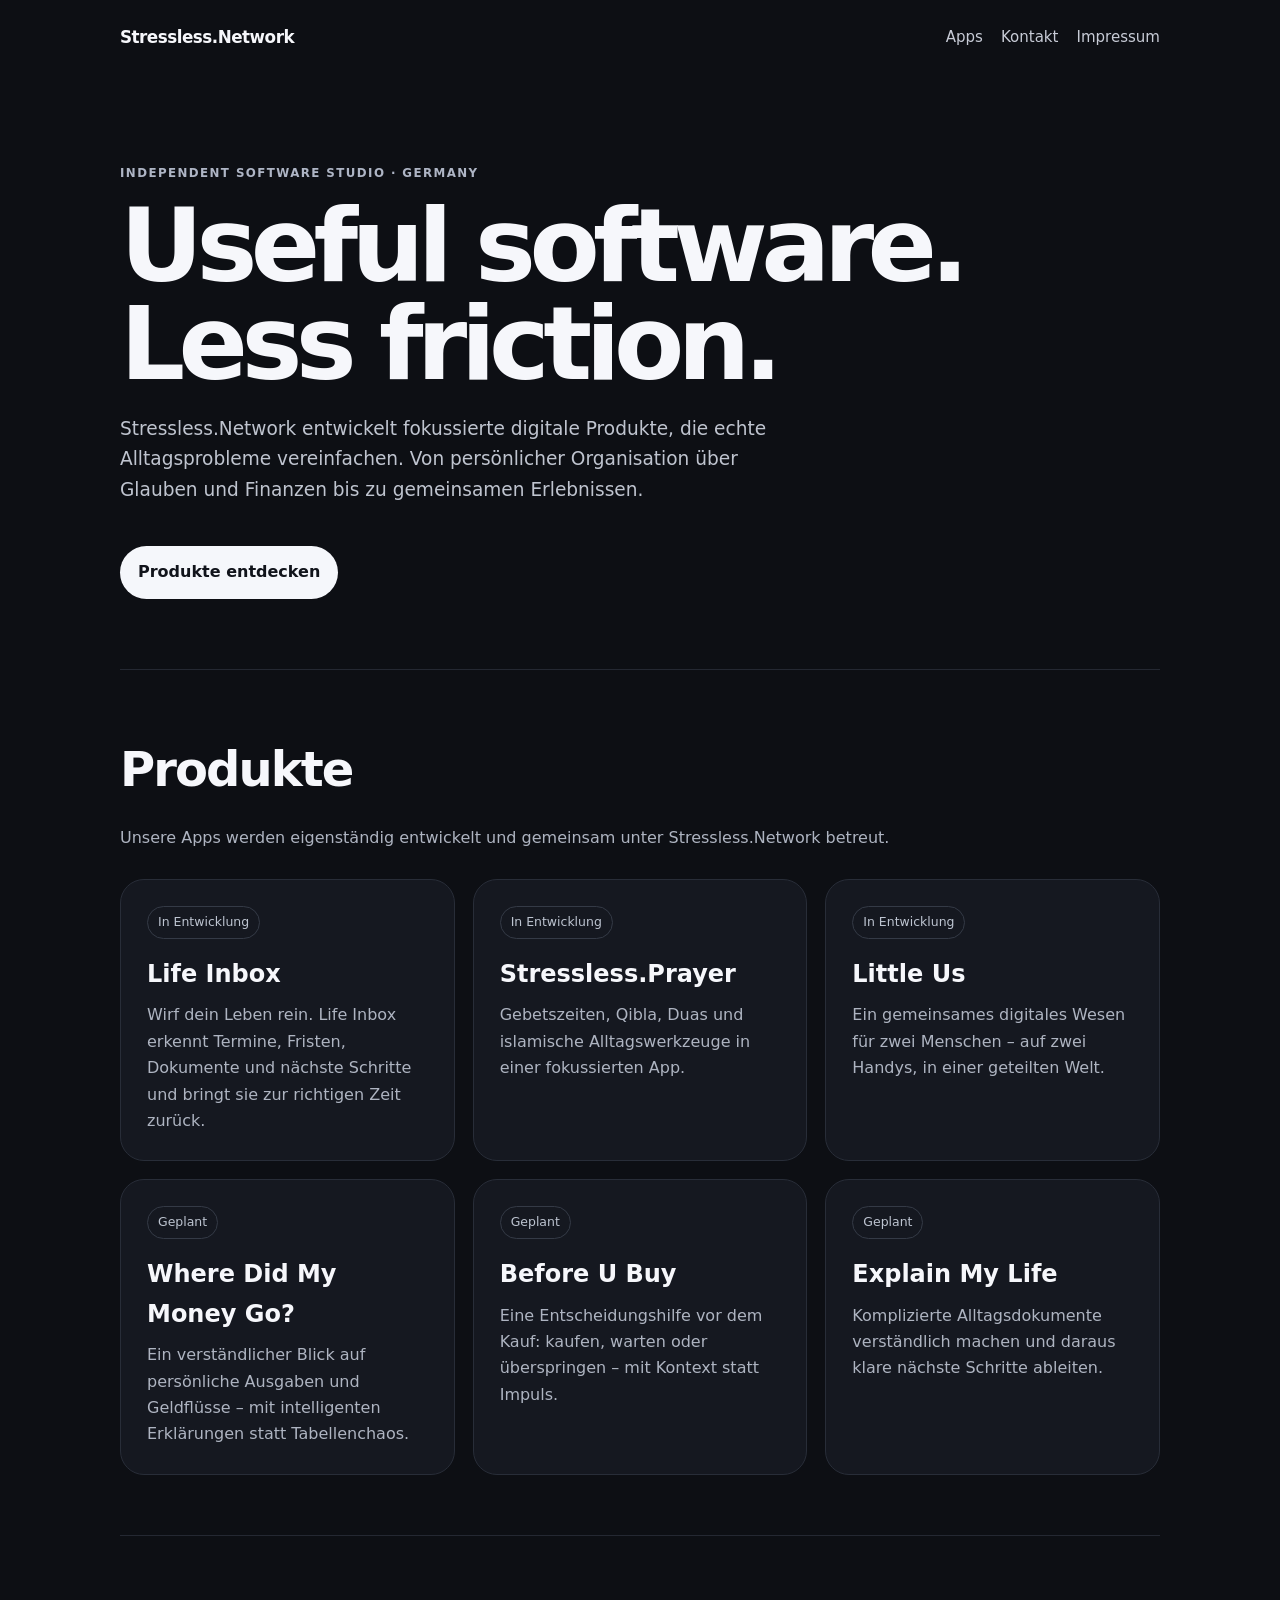
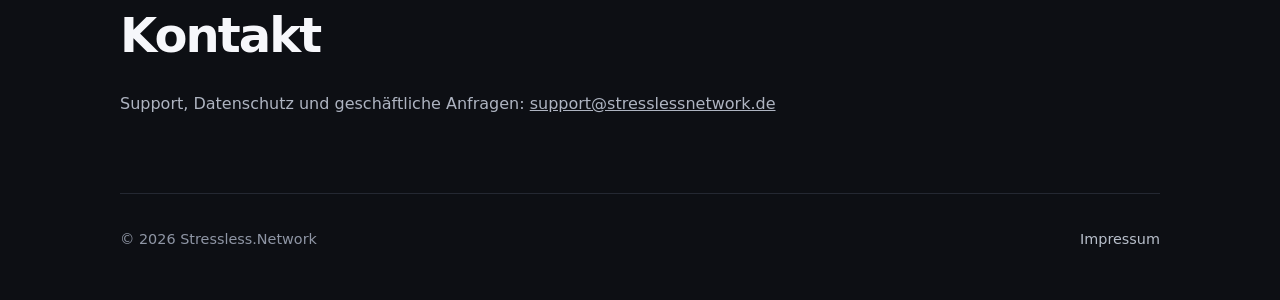
<file: index.html>
<!doctype html><html lang="de"><head><meta charset="utf-8"><meta name="viewport" content="width=device-width,initial-scale=1"><meta name="description" content="Stressless.Network entwickelt fokussierte Apps und digitale Produkte aus Deutschland."><title>Stressless.Network</title><link rel="stylesheet" href="assets/style.css"></head><body><header><nav class="nav"><a class="brand" href="/">Stressless.Network</a><div class="navlinks"><a href="#apps">Apps</a><a href="#contact">Kontakt</a><a href="impressum/">Impressum</a></div></nav></header><main><section class="hero"><div class="eyebrow">Independent software studio · Germany</div><h1>Useful software.<br>Less friction.</h1><p>Stressless.Network entwickelt fokussierte digitale Produkte, die echte Alltagsprobleme vereinfachen. Von persönlicher Organisation über Glauben und Finanzen bis zu gemeinsamen Erlebnissen.</p><a class="cta" href="#apps">Produkte entdecken</a></section><section id="apps" class="section"><h2>Produkte</h2><p class="muted">Unsere Apps werden eigenständig entwickelt und gemeinsam unter Stressless.Network betreut.</p><div class="grid"><a class="card" href="lifeinbox/"><span class="pill">In Entwicklung</span><h3>Life Inbox</h3><p>Wirf dein Leben rein. Life Inbox erkennt Termine, Fristen, Dokumente und nächste Schritte und bringt sie zur richtigen Zeit zurück.</p></a><a class="card" href="stresslessprayer/"><span class="pill">In Entwicklung</span><h3>Stressless.Prayer</h3><p>Gebetszeiten, Qibla, Duas und islamische Alltagswerkzeuge in einer fokussierten App.</p></a><a class="card" href="littleus/"><span class="pill">In Entwicklung</span><h3>Little Us</h3><p>Ein gemeinsames digitales Wesen für zwei Menschen – auf zwei Handys, in einer geteilten Welt.</p></a><div class="card"><span class="pill">Geplant</span><h3>Where Did My Money Go?</h3><p>Ein verständlicher Blick auf persönliche Ausgaben und Geldflüsse – mit intelligenten Erklärungen statt Tabellenchaos.</p></div><div class="card"><span class="pill">Geplant</span><h3>Before U Buy</h3><p>Eine Entscheidungshilfe vor dem Kauf: kaufen, warten oder überspringen – mit Kontext statt Impuls.</p></div><div class="card"><span class="pill">Geplant</span><h3>Explain My Life</h3><p>Komplizierte Alltagsdokumente verständlich machen und daraus klare nächste Schritte ableiten.</p></div></div></section><section id="contact" class="section"><h2>Kontakt</h2><p class="muted">Support, Datenschutz und geschäftliche Anfragen: <a href="mailto:support@stresslessnetwork.de">support@stresslessnetwork.de</a></p></section></main><footer><span>© 2026 Stressless.Network</span><span><a href="impressum/">Impressum</a></span></footer></body></html>
</file>
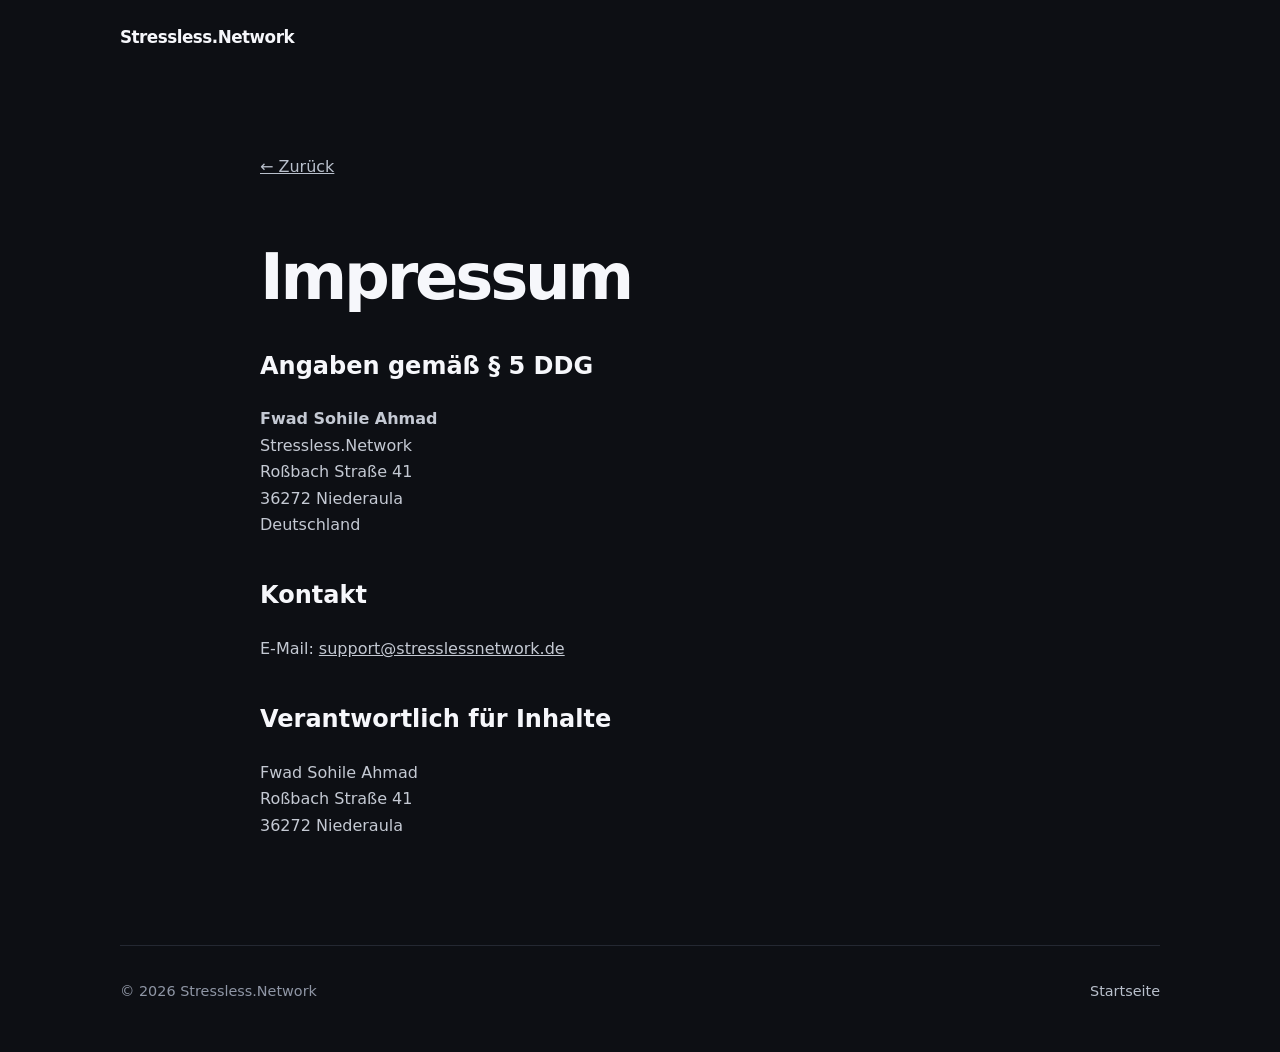
<file: impressum/index.html>
<!doctype html><html lang="de"><head><meta charset="utf-8"><meta name="viewport" content="width=device-width,initial-scale=1"><title>Impressum · Stressless.Network</title><link rel="stylesheet" href="../assets/style.css"></head><body><header><nav class="nav"><a class="brand" href="../">Stressless.Network</a></nav></header><main class="legal"><a class="back" href="../">← Zurück</a><h1>Impressum</h1><h2>Angaben gemäß § 5 DDG</h2><p><strong>Fwad Sohile Ahmad</strong><br>Stressless.Network<br>Roßbach Straße 41<br>36272 Niederaula<br>Deutschland</p><h2>Kontakt</h2><p>E-Mail: <a href="mailto:support@stresslessnetwork.de">support@stresslessnetwork.de</a></p><h2>Verantwortlich für Inhalte</h2><p>Fwad Sohile Ahmad<br>Roßbach Straße 41<br>36272 Niederaula</p></main><footer><span>© 2026 Stressless.Network</span><span><a href="../">Startseite</a></span></footer></body></html>
</file>
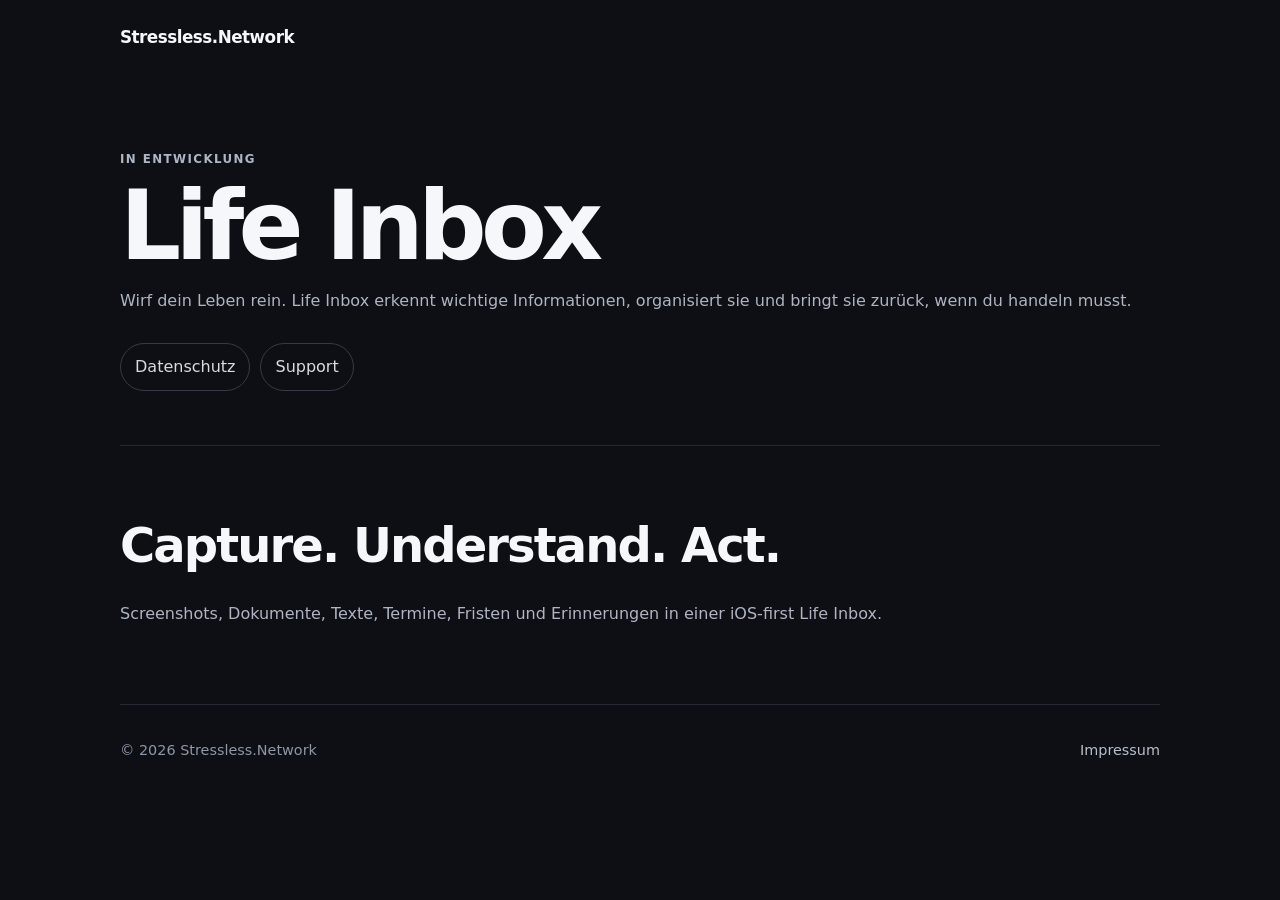
<file: lifeinbox/index.html>
<!doctype html><html lang="de"><head><meta charset="utf-8"><meta name="viewport" content="width=device-width,initial-scale=1"><title>Life Inbox · Stressless.Network</title><link rel="stylesheet" href="../assets/style.css"></head><body><header><nav class="nav"><a class="brand" href="../">Stressless.Network</a></nav></header><main><section class="apphero"><div class="eyebrow">In Entwicklung</div><h1>Life Inbox</h1><p class="muted">Wirf dein Leben rein. Life Inbox erkennt wichtige Informationen, organisiert sie und bringt sie zurück, wenn du handeln musst.</p><div class="links"><a href="privacy/">Datenschutz</a><a href="support/">Support</a></div></section><section class="section"><h2>Capture. Understand. Act.</h2><p class="muted">Screenshots, Dokumente, Texte, Termine, Fristen und Erinnerungen in einer iOS-first Life Inbox.</p></section></main><footer><span>© 2026 Stressless.Network</span><span><a href="../impressum/">Impressum</a></span></footer></body></html>
</file>
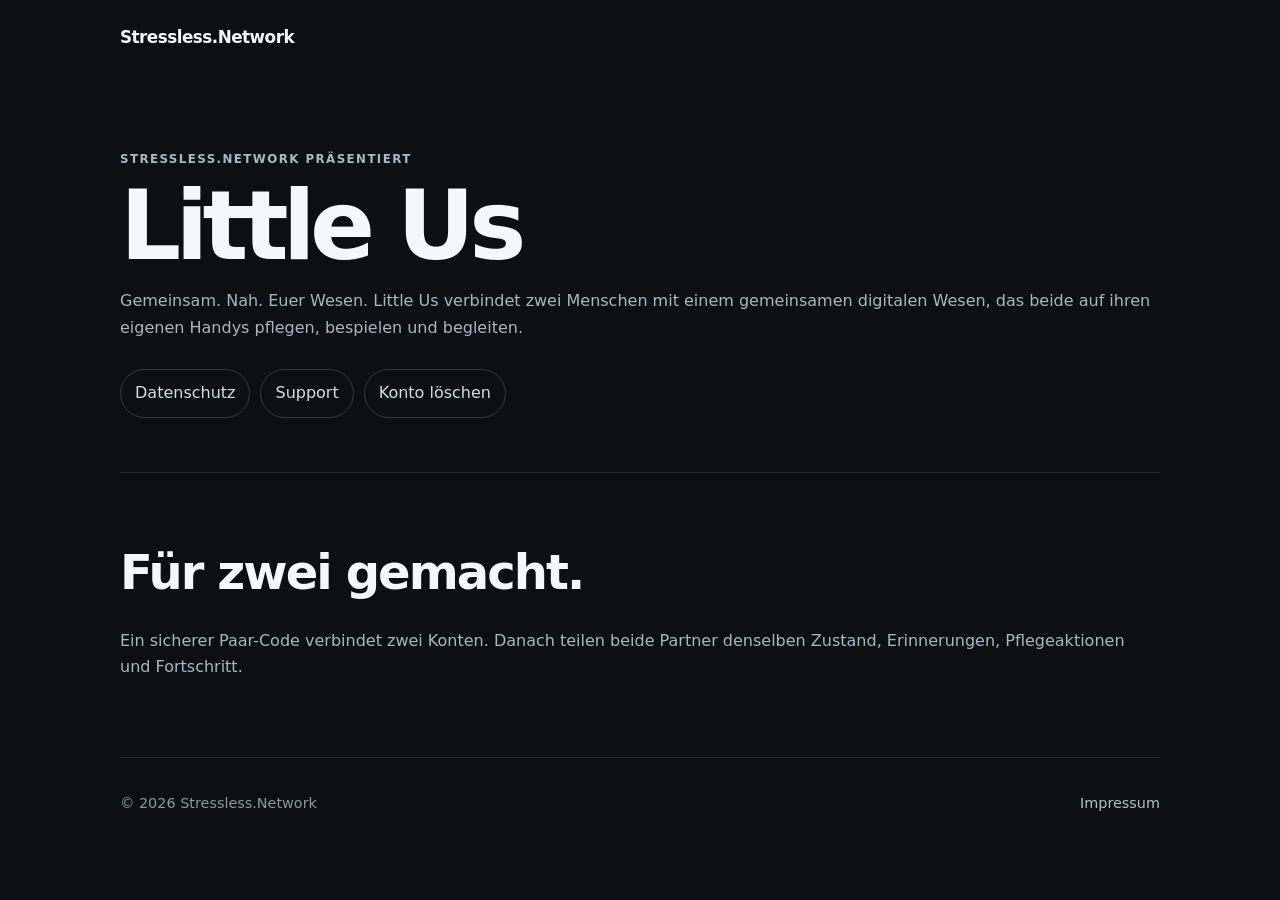
<file: littleus/index.html>
<!doctype html><html lang="de"><head><meta charset="utf-8"><meta name="viewport" content="width=device-width,initial-scale=1"><meta name="description" content="Little Us – euer gemeinsames digitales Wesen."><title>Little Us · Stressless.Network</title><link rel="stylesheet" href="../assets/style.css"></head><body><header><nav class="nav"><a class="brand" href="../">Stressless.Network</a></nav></header><main><section class="apphero"><div class="eyebrow">Stressless.Network präsentiert</div><h1>Little Us</h1><p class="muted">Gemeinsam. Nah. Euer Wesen. Little Us verbindet zwei Menschen mit einem gemeinsamen digitalen Wesen, das beide auf ihren eigenen Handys pflegen, bespielen und begleiten.</p><div class="links"><a href="privacy/">Datenschutz</a><a href="support/">Support</a><a href="delete-account/">Konto löschen</a></div></section><section class="section"><h2>Für zwei gemacht.</h2><p class="muted">Ein sicherer Paar-Code verbindet zwei Konten. Danach teilen beide Partner denselben Zustand, Erinnerungen, Pflegeaktionen und Fortschritt.</p></section></main><footer><span>© 2026 Stressless.Network</span><span><a href="../impressum/">Impressum</a></span></footer></body></html>
</file>
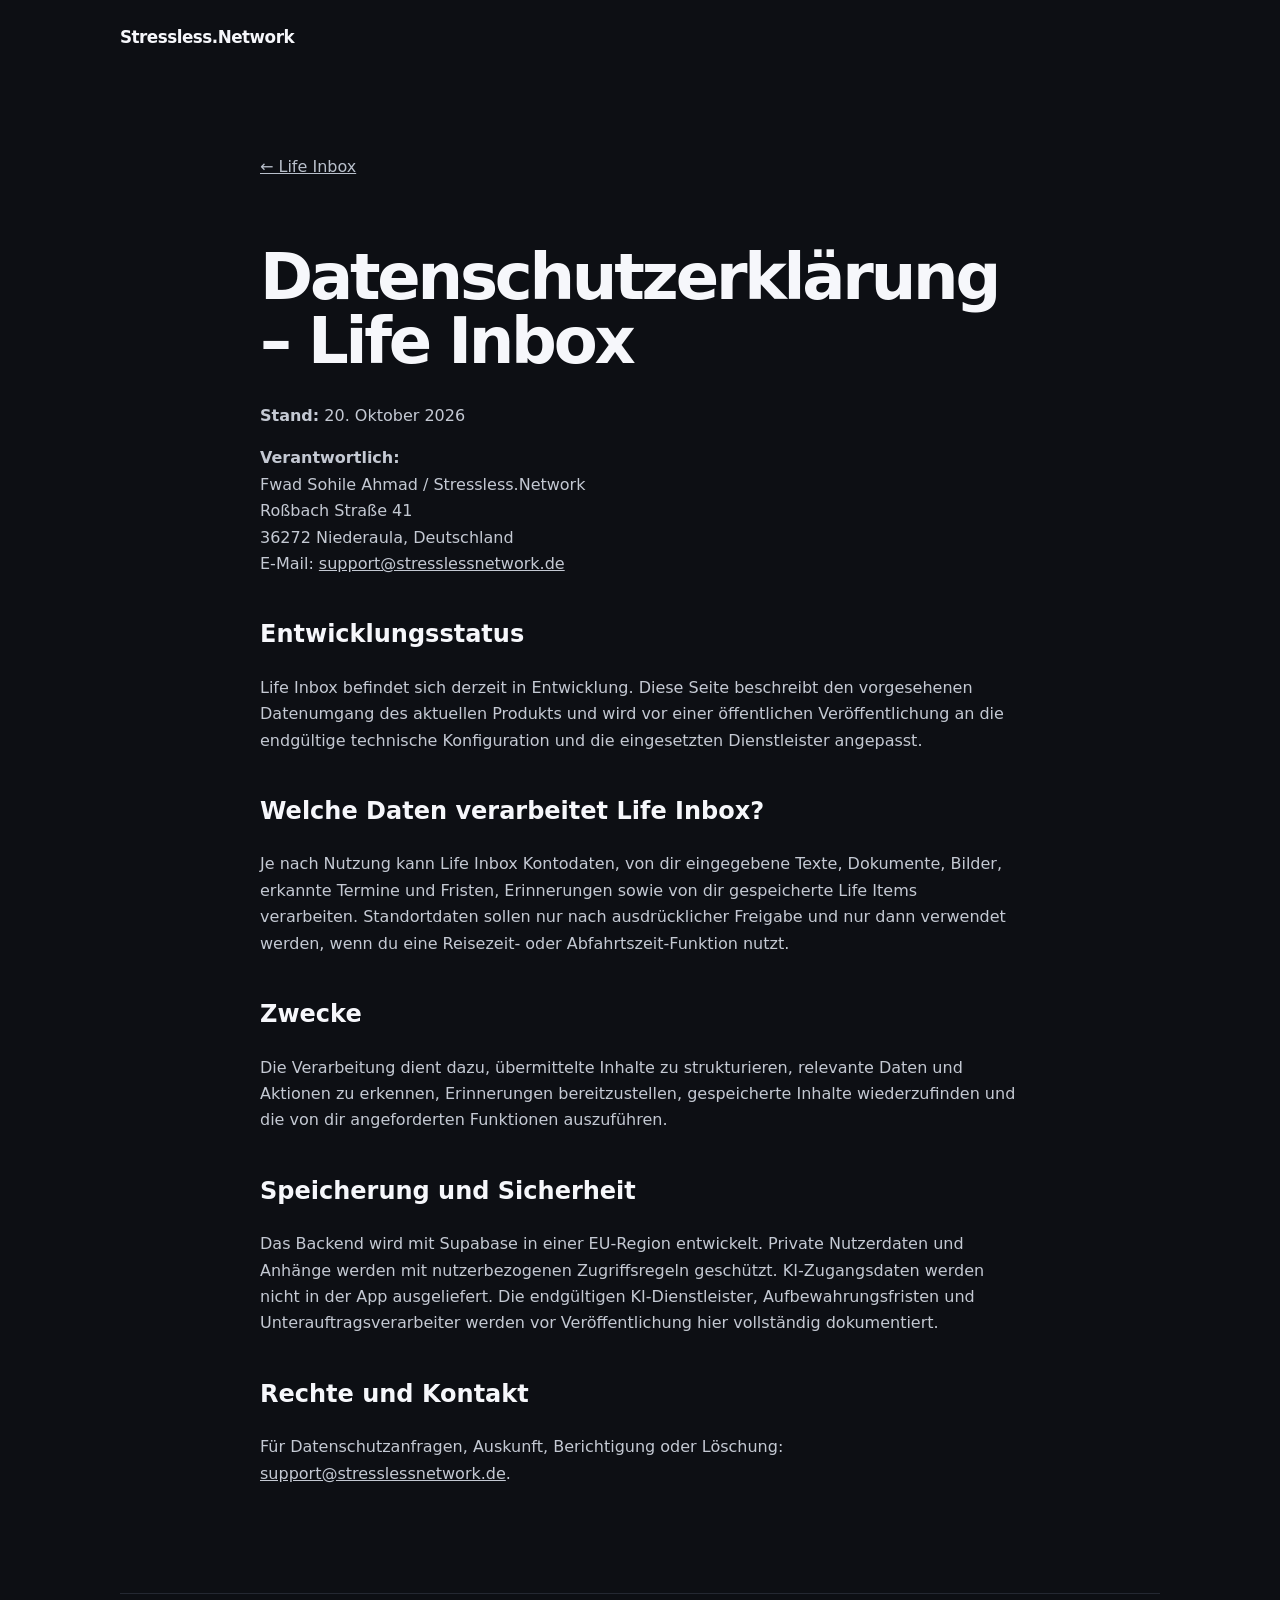
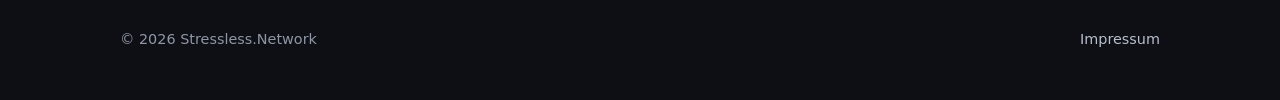
<file: lifeinbox/privacy/index.html>
<!doctype html><html lang="de"><head><meta charset="utf-8"><meta name="viewport" content="width=device-width,initial-scale=1"><title>Life Inbox – Datenschutz</title><link rel="stylesheet" href="../../assets/style.css"></head><body><header><nav class="nav"><a class="brand" href="../../">Stressless.Network</a></nav></header><main class="legal"><a class="back" href="../">← Life Inbox</a><h1>Datenschutzerklärung – Life Inbox</h1><p><strong>Stand:</strong> 20. Oktober 2026</p><p><strong>Verantwortlich:</strong><br>Fwad Sohile Ahmad / Stressless.Network<br>Roßbach Straße 41<br>36272 Niederaula, Deutschland<br>E-Mail: <a href="mailto:support@stresslessnetwork.de">support@stresslessnetwork.de</a></p><h2>Entwicklungsstatus</h2><p>Life Inbox befindet sich derzeit in Entwicklung. Diese Seite beschreibt den vorgesehenen Datenumgang des aktuellen Produkts und wird vor einer öffentlichen Veröffentlichung an die endgültige technische Konfiguration und die eingesetzten Dienstleister angepasst.</p><h2>Welche Daten verarbeitet Life Inbox?</h2><p>Je nach Nutzung kann Life Inbox Kontodaten, von dir eingegebene Texte, Dokumente, Bilder, erkannte Termine und Fristen, Erinnerungen sowie von dir gespeicherte Life Items verarbeiten. Standortdaten sollen nur nach ausdrücklicher Freigabe und nur dann verwendet werden, wenn du eine Reisezeit- oder Abfahrtszeit-Funktion nutzt.</p><h2>Zwecke</h2><p>Die Verarbeitung dient dazu, übermittelte Inhalte zu strukturieren, relevante Daten und Aktionen zu erkennen, Erinnerungen bereitzustellen, gespeicherte Inhalte wiederzufinden und die von dir angeforderten Funktionen auszuführen.</p><h2>Speicherung und Sicherheit</h2><p>Das Backend wird mit Supabase in einer EU-Region entwickelt. Private Nutzerdaten und Anhänge werden mit nutzerbezogenen Zugriffsregeln geschützt. KI-Zugangsdaten werden nicht in der App ausgeliefert. Die endgültigen KI-Dienstleister, Aufbewahrungsfristen und Unterauftragsverarbeiter werden vor Veröffentlichung hier vollständig dokumentiert.</p><h2>Rechte und Kontakt</h2><p>Für Datenschutzanfragen, Auskunft, Berichtigung oder Löschung: <a href="mailto:support@stresslessnetwork.de">support@stresslessnetwork.de</a>.</p></main><footer><span>© 2026 Stressless.Network</span><span><a href="../../impressum/">Impressum</a></span></footer></body></html>
</file>
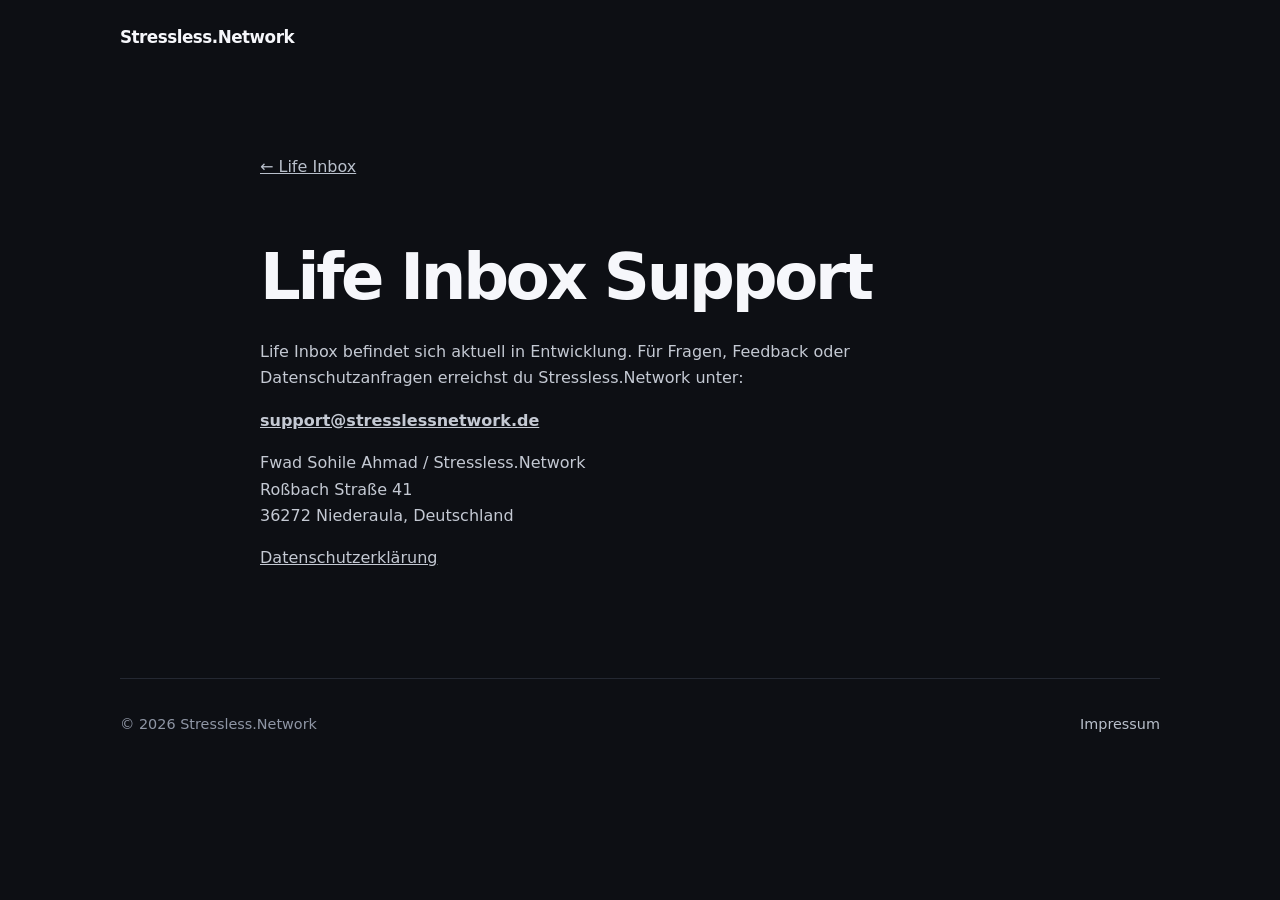
<file: lifeinbox/support/index.html>
<!doctype html><html lang="de"><head><meta charset="utf-8"><meta name="viewport" content="width=device-width,initial-scale=1"><title>Life Inbox – Support</title><link rel="stylesheet" href="../../assets/style.css"></head><body><header><nav class="nav"><a class="brand" href="../../">Stressless.Network</a></nav></header><main class="legal"><a class="back" href="../">← Life Inbox</a><h1>Life Inbox Support</h1><p>Life Inbox befindet sich aktuell in Entwicklung. Für Fragen, Feedback oder Datenschutzanfragen erreichst du Stressless.Network unter:</p><p><strong><a href="mailto:support@stresslessnetwork.de">support@stresslessnetwork.de</a></strong></p><p>Fwad Sohile Ahmad / Stressless.Network<br>Roßbach Straße 41<br>36272 Niederaula, Deutschland</p><p><a href="../privacy/">Datenschutzerklärung</a></p></main><footer><span>© 2026 Stressless.Network</span><span><a href="../../impressum/">Impressum</a></span></footer></body></html>
</file>
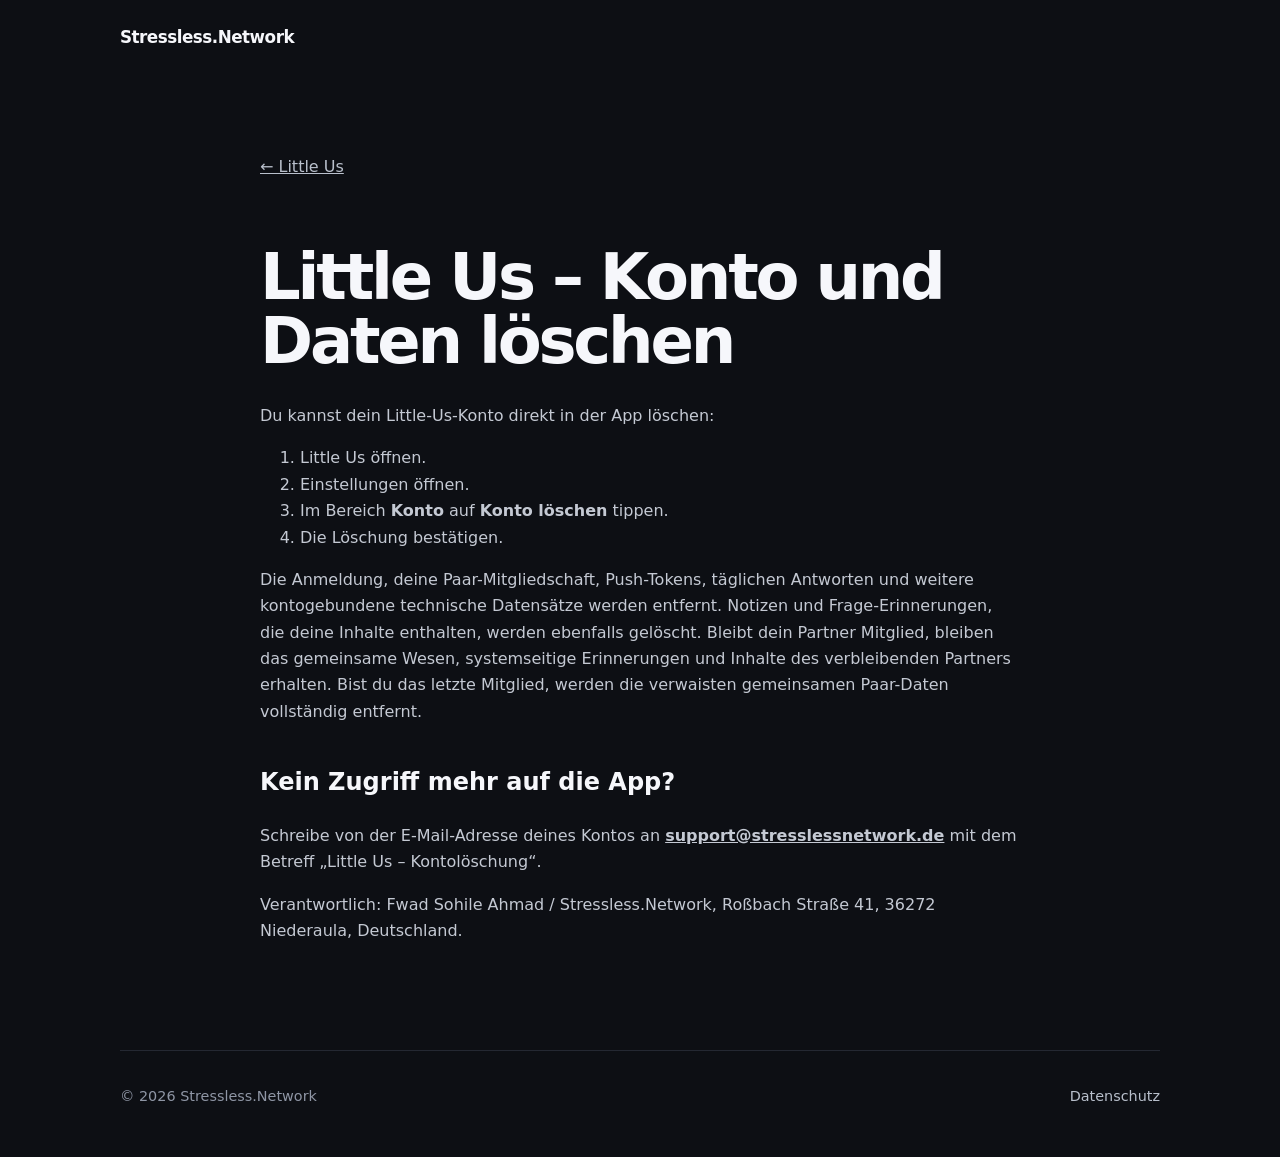
<file: littleus/delete-account/index.html>
<!doctype html><html lang="de"><head><meta charset="utf-8"><meta name="viewport" content="width=device-width,initial-scale=1"><title>Little Us – Konto löschen</title><link rel="stylesheet" href="../../assets/style.css"></head><body><header><nav class="nav"><a class="brand" href="../../">Stressless.Network</a></nav></header><main class="legal"><a class="back" href="../">← Little Us</a><h1>Little Us – Konto und Daten löschen</h1><p>Du kannst dein Little-Us-Konto direkt in der App löschen:</p><ol><li>Little Us öffnen.</li><li>Einstellungen öffnen.</li><li>Im Bereich <strong>Konto</strong> auf <strong>Konto löschen</strong> tippen.</li><li>Die Löschung bestätigen.</li></ol><p>Die Anmeldung, deine Paar-Mitgliedschaft, Push-Tokens, täglichen Antworten und weitere kontogebundene technische Datensätze werden entfernt. Notizen und Frage-Erinnerungen, die deine Inhalte enthalten, werden ebenfalls gelöscht. Bleibt dein Partner Mitglied, bleiben das gemeinsame Wesen, systemseitige Erinnerungen und Inhalte des verbleibenden Partners erhalten. Bist du das letzte Mitglied, werden die verwaisten gemeinsamen Paar-Daten vollständig entfernt.</p><h2>Kein Zugriff mehr auf die App?</h2><p>Schreibe von der E-Mail-Adresse deines Kontos an <a href="mailto:support@stresslessnetwork.de"><strong>support@stresslessnetwork.de</strong></a> mit dem Betreff „Little Us – Kontolöschung“.</p><p>Verantwortlich: Fwad Sohile Ahmad / Stressless.Network, Roßbach Straße 41, 36272 Niederaula, Deutschland.</p></main><footer><span>© 2026 Stressless.Network</span><span><a href="../privacy/">Datenschutz</a></span></footer></body></html>
</file>
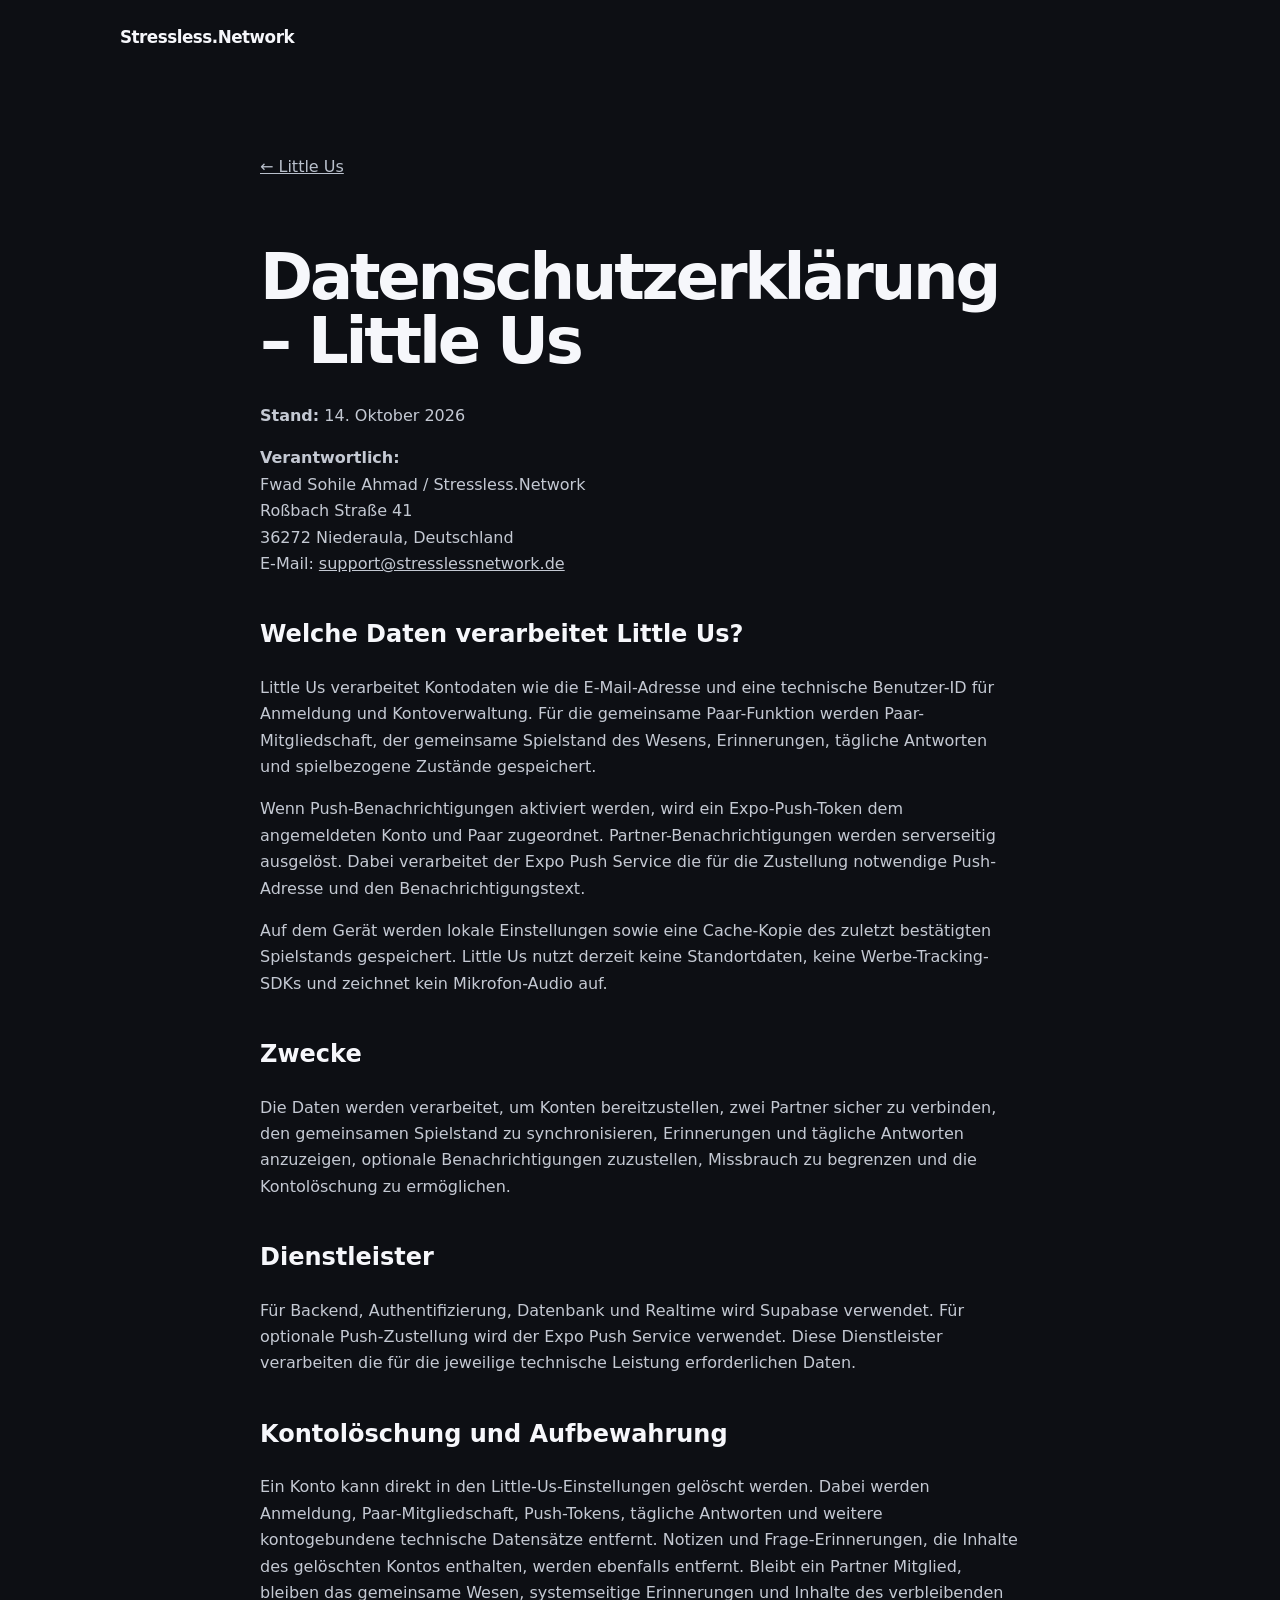
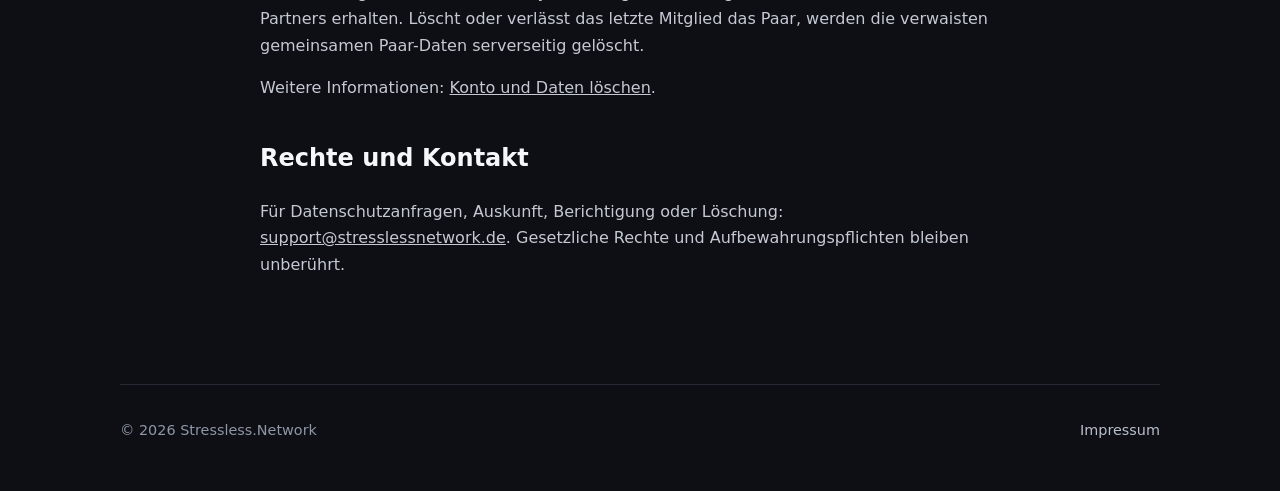
<file: littleus/privacy/index.html>
<!doctype html><html lang="de"><head><meta charset="utf-8"><meta name="viewport" content="width=device-width,initial-scale=1"><title>Little Us – Datenschutzerklärung</title><link rel="stylesheet" href="../../assets/style.css"></head><body><header><nav class="nav"><a class="brand" href="../../">Stressless.Network</a></nav></header><main class="legal"><a class="back" href="../">← Little Us</a><h1>Datenschutzerklärung – Little Us</h1><p><strong>Stand:</strong> 14. Oktober 2026</p><p><strong>Verantwortlich:</strong><br>Fwad Sohile Ahmad / Stressless.Network<br>Roßbach Straße 41<br>36272 Niederaula, Deutschland<br>E-Mail: <a href="mailto:support@stresslessnetwork.de">support@stresslessnetwork.de</a></p><h2>Welche Daten verarbeitet Little Us?</h2><p>Little Us verarbeitet Kontodaten wie die E-Mail-Adresse und eine technische Benutzer-ID für Anmeldung und Kontoverwaltung. Für die gemeinsame Paar-Funktion werden Paar-Mitgliedschaft, der gemeinsame Spielstand des Wesens, Erinnerungen, tägliche Antworten und spielbezogene Zustände gespeichert.</p><p>Wenn Push-Benachrichtigungen aktiviert werden, wird ein Expo-Push-Token dem angemeldeten Konto und Paar zugeordnet. Partner-Benachrichtigungen werden serverseitig ausgelöst. Dabei verarbeitet der Expo Push Service die für die Zustellung notwendige Push-Adresse und den Benachrichtigungstext.</p><p>Auf dem Gerät werden lokale Einstellungen sowie eine Cache-Kopie des zuletzt bestätigten Spielstands gespeichert. Little Us nutzt derzeit keine Standortdaten, keine Werbe-Tracking-SDKs und zeichnet kein Mikrofon-Audio auf.</p><h2>Zwecke</h2><p>Die Daten werden verarbeitet, um Konten bereitzustellen, zwei Partner sicher zu verbinden, den gemeinsamen Spielstand zu synchronisieren, Erinnerungen und tägliche Antworten anzuzeigen, optionale Benachrichtigungen zuzustellen, Missbrauch zu begrenzen und die Kontolöschung zu ermöglichen.</p><h2>Dienstleister</h2><p>Für Backend, Authentifizierung, Datenbank und Realtime wird Supabase verwendet. Für optionale Push-Zustellung wird der Expo Push Service verwendet. Diese Dienstleister verarbeiten die für die jeweilige technische Leistung erforderlichen Daten.</p><h2>Kontolöschung und Aufbewahrung</h2><p>Ein Konto kann direkt in den Little-Us-Einstellungen gelöscht werden. Dabei werden Anmeldung, Paar-Mitgliedschaft, Push-Tokens, tägliche Antworten und weitere kontogebundene technische Datensätze entfernt. Notizen und Frage-Erinnerungen, die Inhalte des gelöschten Kontos enthalten, werden ebenfalls entfernt. Bleibt ein Partner Mitglied, bleiben das gemeinsame Wesen, systemseitige Erinnerungen und Inhalte des verbleibenden Partners erhalten. Löscht oder verlässt das letzte Mitglied das Paar, werden die verwaisten gemeinsamen Paar-Daten serverseitig gelöscht.</p><p>Weitere Informationen: <a href="../delete-account/">Konto und Daten löschen</a>.</p><h2>Rechte und Kontakt</h2><p>Für Datenschutzanfragen, Auskunft, Berichtigung oder Löschung: <a href="mailto:support@stresslessnetwork.de">support@stresslessnetwork.de</a>. Gesetzliche Rechte und Aufbewahrungspflichten bleiben unberührt.</p></main><footer><span>© 2026 Stressless.Network</span><span><a href="../../impressum/">Impressum</a></span></footer></body></html>
</file>
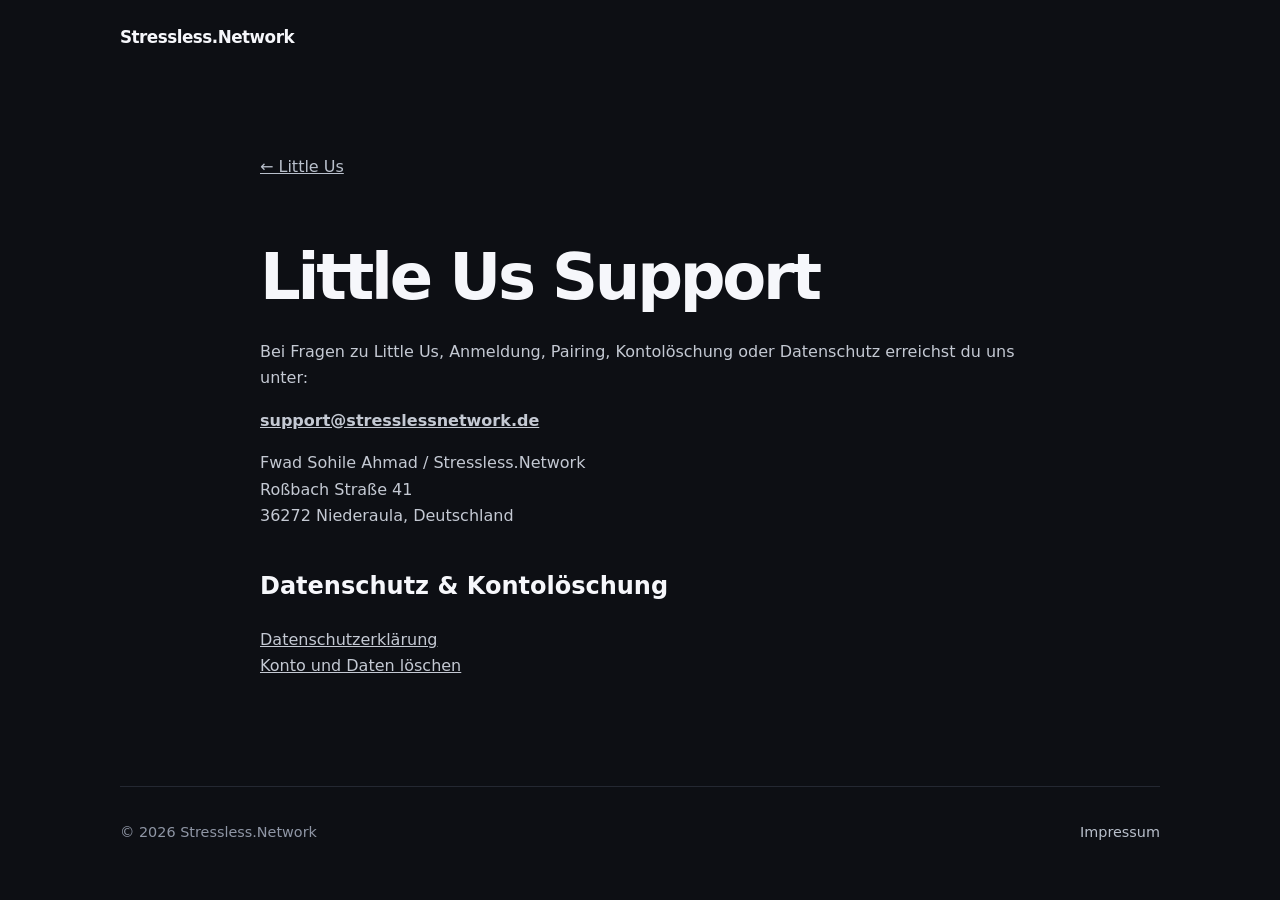
<file: littleus/support/index.html>
<!doctype html><html lang="de"><head><meta charset="utf-8"><meta name="viewport" content="width=device-width,initial-scale=1"><title>Little Us – Support</title><link rel="stylesheet" href="../../assets/style.css"></head><body><header><nav class="nav"><a class="brand" href="../../">Stressless.Network</a></nav></header><main class="legal"><a class="back" href="../">← Little Us</a><h1>Little Us Support</h1><p>Bei Fragen zu Little Us, Anmeldung, Pairing, Kontolöschung oder Datenschutz erreichst du uns unter:</p><p><strong><a href="mailto:support@stresslessnetwork.de">support@stresslessnetwork.de</a></strong></p><p>Fwad Sohile Ahmad / Stressless.Network<br>Roßbach Straße 41<br>36272 Niederaula, Deutschland</p><h2>Datenschutz & Kontolöschung</h2><p><a href="../privacy/">Datenschutzerklärung</a><br><a href="../delete-account/">Konto und Daten löschen</a></p></main><footer><span>© 2026 Stressless.Network</span><span><a href="../../impressum/">Impressum</a></span></footer></body></html>
</file>
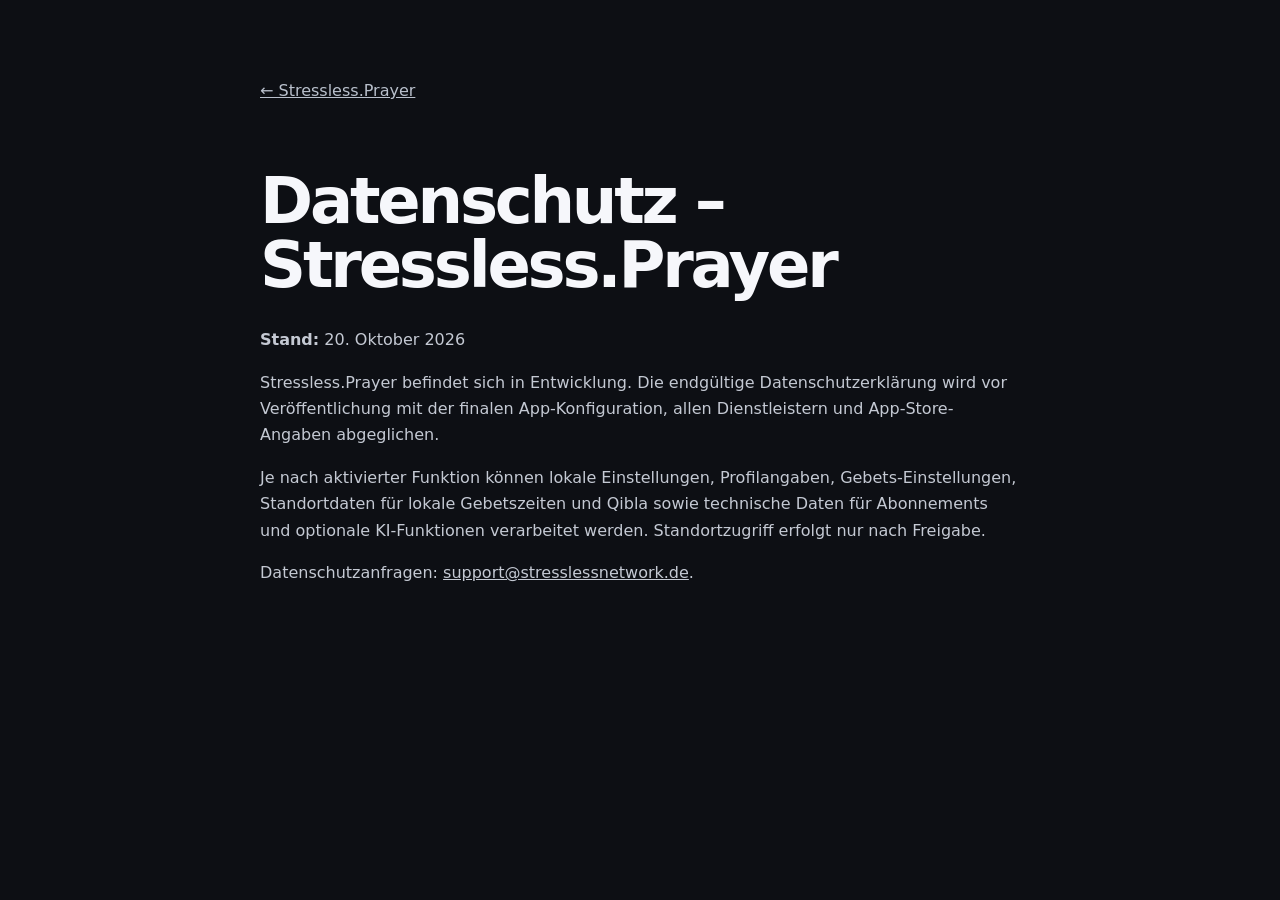
<file: stresslessprayer/privacy/index.html>
<!doctype html><html lang="de"><head><meta charset="utf-8"><meta name="viewport" content="width=device-width,initial-scale=1"><title>Stressless.Prayer – Datenschutz</title><link rel="stylesheet" href="../../assets/style.css"></head><body><main class="legal"><a class="back" href="../">← Stressless.Prayer</a><h1>Datenschutz – Stressless.Prayer</h1><p><strong>Stand:</strong> 20. Oktober 2026</p><p>Stressless.Prayer befindet sich in Entwicklung. Die endgültige Datenschutzerklärung wird vor Veröffentlichung mit der finalen App-Konfiguration, allen Dienstleistern und App-Store-Angaben abgeglichen.</p><p>Je nach aktivierter Funktion können lokale Einstellungen, Profilangaben, Gebets-Einstellungen, Standortdaten für lokale Gebetszeiten und Qibla sowie technische Daten für Abonnements und optionale KI-Funktionen verarbeitet werden. Standortzugriff erfolgt nur nach Freigabe.</p><p>Datenschutzanfragen: <a href="mailto:support@stresslessnetwork.de">support@stresslessnetwork.de</a>.</p></main></body></html>
</file>
<file: assets/style.css>
*{box-sizing:border-box}html{scroll-behavior:smooth}body{margin:0;font-family:Inter,ui-sans-serif,system-ui,-apple-system,BlinkMacSystemFont,"Segoe UI",sans-serif;background:#0d0f14;color:#f6f7fb;line-height:1.65}a{color:inherit}header,main,footer{width:min(1040px,calc(100% - 36px));margin:auto}.nav{display:flex;justify-content:space-between;align-items:center;padding:24px 0}.brand{font-weight:800;letter-spacing:-.03em;text-decoration:none;font-size:1.05rem}.navlinks{display:flex;gap:18px;font-size:.94rem;color:#c7cbd6}.navlinks a{text-decoration:none}.hero{padding:88px 0 70px}.eyebrow{color:#aeb5c5;text-transform:uppercase;letter-spacing:.12em;font-size:.74rem;font-weight:700}.hero h1{font-size:clamp(2.8rem,8vw,6.4rem);line-height:.95;letter-spacing:-.065em;margin:14px 0 22px;max-width:880px}.hero p{max-width:680px;color:#bfc4cf;font-size:1.16rem}.cta{display:inline-block;margin-top:22px;padding:13px 18px;background:#f5f7fb;color:#11141b;border-radius:999px;text-decoration:none;font-weight:750}.section{padding:60px 0;border-top:1px solid #242832}.section h2{font-size:clamp(1.8rem,4vw,3rem);letter-spacing:-.04em;margin:0 0 10px}.muted{color:#aeb4c1}.grid{display:grid;grid-template-columns:repeat(auto-fit,minmax(260px,1fr));gap:18px;margin-top:28px}.card{background:#151820;border:1px solid #282d38;border-radius:24px;padding:26px;text-decoration:none;display:block}.card:hover{border-color:#4a5263}.pill{display:inline-block;border:1px solid #343a46;border-radius:999px;padding:5px 10px;font-size:.78rem;color:#bdc4d0}.card h3{font-size:1.5rem;margin:16px 0 8px}.card p{color:#aeb4c1;margin:0}.legal{max-width:760px;padding:56px 0 90px}.legal h1{font-size:clamp(2.3rem,5vw,4.2rem);letter-spacing:-.05em;line-height:1;margin-bottom:30px}.legal h2{margin-top:38px}.legal p,.legal li{color:#c4c9d3}.legal a{text-decoration:underline}.back{display:inline-block;margin:22px 0;text-decoration:none;color:#b9c0cc}.apphero{padding:74px 0 54px}.apphero h1{font-size:clamp(3rem,8vw,6rem);letter-spacing:-.06em;line-height:.95;margin:12px 0}.links{display:flex;flex-wrap:wrap;gap:10px;margin-top:28px}.links a{padding:10px 14px;border:1px solid #343a46;border-radius:999px;text-decoration:none;color:#d7dbe3}footer{padding:34px 0 48px;border-top:1px solid #242832;color:#8f96a5;font-size:.9rem;display:flex;justify-content:space-between;gap:20px;flex-wrap:wrap}footer a{color:#b8bfcb;text-decoration:none}@media(max-width:640px){.navlinks{display:none}.hero{padding-top:58px}.section{padding:46px 0}}
</file>
